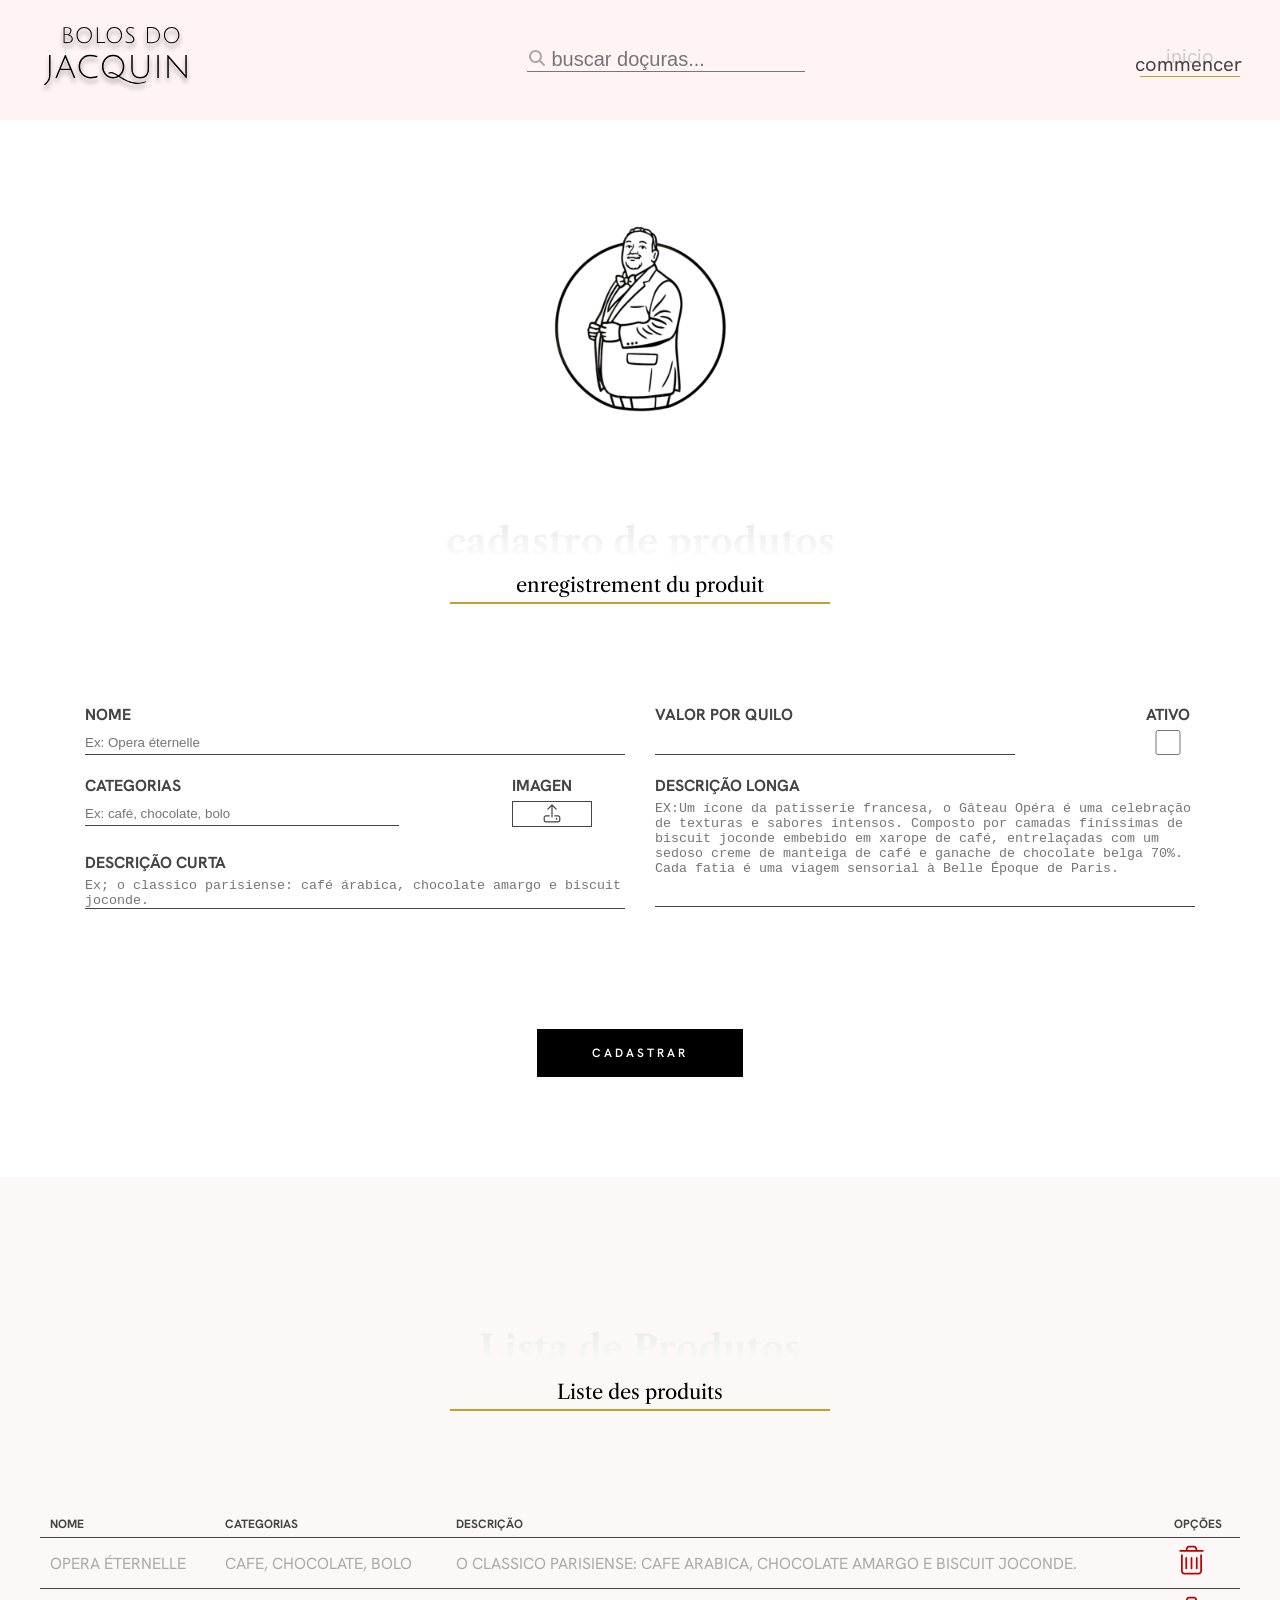
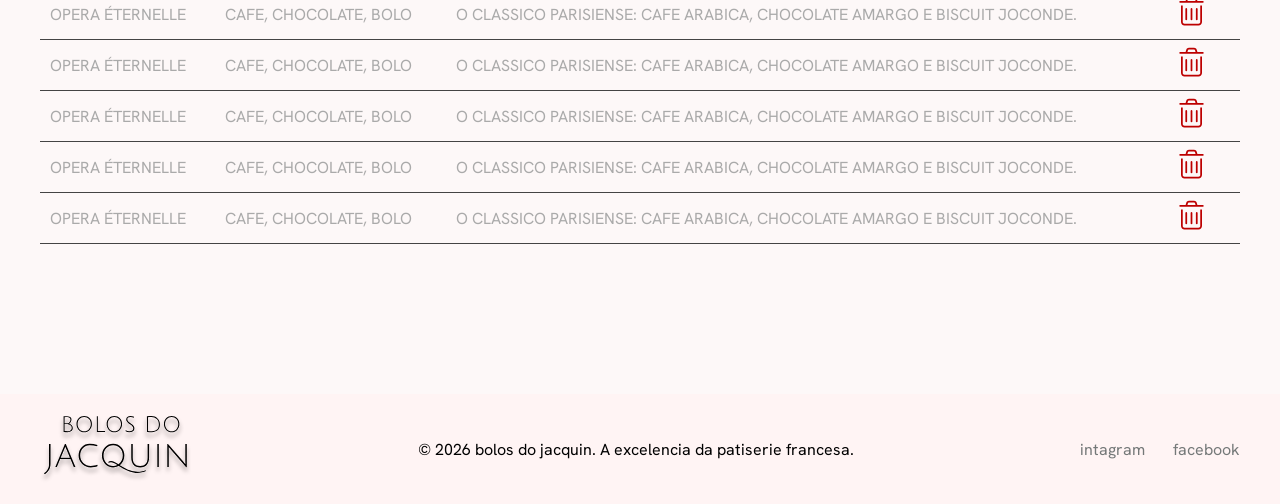
<file: admProdutos/index.html>
<!DOCTYPE html>
<html lang="pt-br">

<head>
    <meta charset="UTF-8">
    <meta name="viewport" content="width=device-width, initial-scale=1.0">
    <title>bolos do jacquin - adm</title>
    <link rel="stylesheet" href="style.css">

    <link rel="preconnect" href="https://fonts.googleapis.com">
    <link rel="preconnect" href="https://fonts.gstatic.com" crossorigin>
    <link
        href="https://fonts.googleapis.com/css2?family=Hanken+Grotesk:ital,wght@0,100..900;1,100..900&family=Libre+Caslon+Text:ital,wght@0,400;0,700;1,400&display=swap"
        rel="stylesheet">
</head>

<body>
    <header>
        <div class="container header_container">
            <img src="../img/logo.svg" alt="logo bolos do jacquin">

            <div class="box_busca">
                <svg xmlns="http://www.w3.org/2000/svg"
                    viewBox="0 0 640 640"><!--!Font Awesome Free 7.3.1 by @fontawesome - https://fontawesome.com License - https://fontawesome.com/license/free Copyright 2026 Fonticons, Inc.-->
                    <path
                        d="M480 272C480 317.9 465.1 360.3 440 394.7L566.6 521.4C579.1 533.9 579.1 554.2 566.6 566.7C554.1 579.2 533.8 579.2 521.3 566.7L394.7 440C360.3 465.1 317.9 480 272 480C157.1 480 64 386.9 64 272C64 157.1 157.1 64 272 64C386.9 64 480 157.1 480 272zM272 416C351.5 416 416 351.5 416 272C416 192.5 351.5 128 272 128C192.5 128 128 192.5 128 272C128 351.5 192.5 416 272 416z" />
                </svg>
                <input type="text" placeholder="buscar doçuras...">
            </div>

            <a class="link_inicio">
                inicio
                <span>commencer</span>
                <hr>
            </a>

            <button>
                <svg xmlns="http://www.w3.org/2000/svg"
                    viewBox="0 0 640 640"><!--! Font Awesome Pro 7.3.1 by @fontawesome - https://fontawesome.com License - https://fontawesome.com/license (Commercial License) Copyright 2026 Fonticons, Inc. -->
                    <path fill="currentColor"
                        d="M360 128L116.3 320L544 320C544 192 432 128 360 128zM64 336C64 326.2 68.5 316.9 76.2 310.9L340.2 102.9C345.8 98.5 352.8 96 360 96C404.3 96 457.6 115.2 499.9 151.8C543.1 189.2 576 245.7 576 320L576 480C576 515.3 547.3 544 512 544L128 544C92.7 544 64 515.3 64 480L64 336zM96 416L544 416L544 352L96 352L96 416zM96 448L96 480C96 497.7 110.3 512 128 512L512 512C529.7 512 544 497.7 544 480L544 448L96 448z" />
                </svg>
            </button>
        </div>
    </header>

    <main>
        <h1>pagina administrativa - bolos do jacquin</h1>
        <section class="cad_produtos">
            <div class="container cad_container">
                <img class="icon_jacquin" src="../img/Logo Bolos do Jacquin.png" alt="">
                <div class="box_h2">
                    <h2>cadastro de produtos</h2>
                    <span>enregistrement du produit</span>
                    <hr>
                </div>
                <form action="">
                    <div class="inputs_form">
                        <div class="form_coluna1">
                            <div class="linha_form lf_coluna">
                                <label for="">nome</label>
                                <input placeholder="Ex: Opera éternelle" type="text" name="" id="">
                            </div>

                            <div class="linha_form lf_linha">
                                <div class="input_cat lf_coluna">
                                    <label for="">categorias</label>
                                    <input type="text" placeholder="Ex: café, chocolate, bolo">
                                </div>
                                <div class="input_img lf_coluna">
                                    <span>imagen</span>
                                    <label for="img">
                                        <svg xmlns="http://www.w3.org/2000/svg"
                                            viewBox="0 0 640 640"><!--! Font Awesome Pro 7.3.1 by @fontawesome - https://fontawesome.com License - https://fontawesome.com/license (Commercial License) Copyright 2026 Fonticons, Inc. -->
                                            <path fill="currentColor"
                                                d="M336 118.6L336 400C336 408.8 328.8 416 320 416C311.2 416 304 408.8 304 400L304 118.6L219.3 203.3C213.1 209.5 202.9 209.5 196.7 203.3C190.5 197.1 190.5 186.9 196.7 180.7L308.7 68.7C314.9 62.5 325.1 62.5 331.3 68.7L443.3 180.7C449.5 186.9 449.5 197.1 443.3 203.3C437.1 209.5 426.9 209.5 420.7 203.3L336 118.6zM256 384L160 384C142.3 384 128 398.3 128 416L128 480C128 497.7 142.3 512 160 512L480 512C497.7 512 512 497.7 512 480L512 416C512 398.3 497.7 384 480 384L384 384L384 352L480 352C515.3 352 544 380.7 544 416L544 480C544 515.3 515.3 544 480 544L160 544C124.7 544 96 515.3 96 480L96 416C96 380.7 124.7 352 160 352L256 352L256 384zM416 448C416 434.7 426.7 424 440 424C453.3 424 464 434.7 464 448C464 461.3 453.3 472 440 472C426.7 472 416 461.3 416 448z" />
                                        </svg>
                                    </label>
                                    <input type="file" name="img" id="img">
                                </div>
                            </div>

                            <div class="linha_form lf_coluna">
                                <label for="">descrição curta</label>
                                <textarea
                                    placeholder="Ex; o classico parisiense: café árabica, chocolate amargo e biscuit joconde."
                                    name="" id="" rows="2"></textarea>
                            </div>
                        </div>

                        <div class="form_coluna2">
                            <div class="linha_form lf_linha">
                                <div class="input_valor lf_coluna">
                                    <label for="">valor por quilo</label>
                                    <input type="text" name="" id="">
                                </div>

                                <div class="input_ativo lf_coluna">
                                    <label for="">ativo</label>
                                    <input type="checkbox" name="" id="">
                                </div>
                            </div>
                            <div class="linha_form lf_coluna">
                                <label for="">descrição longa</label>
                                <textarea name="" id="" rows="7"
                                    placeholder="EX:Um ícone da patisserie francesa, o Gâteau Opéra é uma celebração de texturas e sabores intensos. Composto por camadas finíssimas de biscuit joconde embebido em xarope de café, entrelaçadas com um sedoso creme de manteiga de café e ganache de chocolate belga 70%. Cada fatia é uma viagem sensorial à Belle Époque de Paris."></textarea>
                            </div>
                        </div>
                    </div>
                    <input type="button" value="cadastrar">
                </form>
            </div>
        </section>

        <section class="list_produtos">
            <div class="container list_container">
                <div class="box_h2">
                    <h2>Lista de Produtos</h2>
                    <span>Liste des produits</span>
                    <hr>
                </div>

                <table>
                    <thead>
                        <tr>
                            <th>nome</th>
                            <th>categorias</th>
                            <th>descrição</th>
                            <th>opções</th>
                        </tr>
                    </thead>
                    <tbody>
                        <tr>
                            <td data-cell="nome">Opera éternelle</td>
                            <td data-cell="categorias">cafe, chocolate, bolo</td>
                            <td data-cell="descrição">o classico parisiense: cafe arabica, chocolate amargo e biscuit
                                joconde.</td>
                            <td data-cell="opções">
                                <svg xmlns="http://www.w3.org/2000/svg"
                                    viewBox="0 0 640 640"><!--! Font Awesome Pro 7.2.0 by @fontawesome - https://fontawesome.com License - https://fontawesome.com/license (Commercial License) Copyright 2026 Fonticons, Inc. -->
                                    <path fill="currentColor"
                                        d="M256.5 91.4C258.5 84.6 264.8 80 271.8 80L368.2 80C375.3 80 381.5 84.6 383.5 91.4L394.5 128L245.5 128L256.5 91.4zM212.1 128L112 128C103.2 128 96 135.2 96 144C96 152.8 103.2 160 112 160L528 160C536.8 160 544 152.8 544 144C544 135.2 536.8 128 528 128L427.9 128L414.2 82.2C408.1 61.9 389.4 48 368.2 48L271.8 48C250.6 48 231.9 61.9 225.8 82.2L212.1 128zM128 208L128 512C128 547.3 156.7 576 192 576L448 576C483.3 576 512 547.3 512 512L512 208L480 208L480 512C480 529.7 465.7 544 448 544L192 544C174.3 544 160 529.7 160 512L160 208L128 208zM240 272C240 263.2 232.8 256 224 256C215.2 256 208 263.2 208 272L208 464C208 472.8 215.2 480 224 480C232.8 480 240 472.8 240 464L240 272zM336 272C336 263.2 328.8 256 320 256C311.2 256 304 263.2 304 272L304 464C304 472.8 311.2 480 320 480C328.8 480 336 472.8 336 464L336 272zM432 272C432 263.2 424.8 256 416 256C407.2 256 400 263.2 400 272L400 464C400 472.8 407.2 480 416 480C424.8 480 432 472.8 432 464L432 272z" />
                                </svg>
                            </td>
                        </tr>
                        <tr>
                            <td data-cell="nome">Opera éternelle</td>
                            <td data-cell="categorias">cafe, chocolate, bolo</td>
                            <td data-cell="descrição">o classico parisiense: cafe arabica, chocolate amargo e biscuit
                                joconde.</td>
                            <td data-cell="opções">
                                <svg xmlns="http://www.w3.org/2000/svg"
                                    viewBox="0 0 640 640"><!--! Font Awesome Pro 7.2.0 by @fontawesome - https://fontawesome.com License - https://fontawesome.com/license (Commercial License) Copyright 2026 Fonticons, Inc. -->
                                    <path fill="currentColor"
                                        d="M256.5 91.4C258.5 84.6 264.8 80 271.8 80L368.2 80C375.3 80 381.5 84.6 383.5 91.4L394.5 128L245.5 128L256.5 91.4zM212.1 128L112 128C103.2 128 96 135.2 96 144C96 152.8 103.2 160 112 160L528 160C536.8 160 544 152.8 544 144C544 135.2 536.8 128 528 128L427.9 128L414.2 82.2C408.1 61.9 389.4 48 368.2 48L271.8 48C250.6 48 231.9 61.9 225.8 82.2L212.1 128zM128 208L128 512C128 547.3 156.7 576 192 576L448 576C483.3 576 512 547.3 512 512L512 208L480 208L480 512C480 529.7 465.7 544 448 544L192 544C174.3 544 160 529.7 160 512L160 208L128 208zM240 272C240 263.2 232.8 256 224 256C215.2 256 208 263.2 208 272L208 464C208 472.8 215.2 480 224 480C232.8 480 240 472.8 240 464L240 272zM336 272C336 263.2 328.8 256 320 256C311.2 256 304 263.2 304 272L304 464C304 472.8 311.2 480 320 480C328.8 480 336 472.8 336 464L336 272zM432 272C432 263.2 424.8 256 416 256C407.2 256 400 263.2 400 272L400 464C400 472.8 407.2 480 416 480C424.8 480 432 472.8 432 464L432 272z" />
                                </svg>
                            </td>
                        </tr>
                        <tr>
                            <td data-cell="nome">Opera éternelle</td>
                            <td data-cell="categorias">cafe, chocolate, bolo</td>
                            <td data-cell="descrição">o classico parisiense: cafe arabica, chocolate amargo e biscuit
                                joconde.</td>
                            <td data-cell="opções">
                                <svg xmlns="http://www.w3.org/2000/svg"
                                    viewBox="0 0 640 640"><!--! Font Awesome Pro 7.2.0 by @fontawesome - https://fontawesome.com License - https://fontawesome.com/license (Commercial License) Copyright 2026 Fonticons, Inc. -->
                                    <path fill="currentColor"
                                        d="M256.5 91.4C258.5 84.6 264.8 80 271.8 80L368.2 80C375.3 80 381.5 84.6 383.5 91.4L394.5 128L245.5 128L256.5 91.4zM212.1 128L112 128C103.2 128 96 135.2 96 144C96 152.8 103.2 160 112 160L528 160C536.8 160 544 152.8 544 144C544 135.2 536.8 128 528 128L427.9 128L414.2 82.2C408.1 61.9 389.4 48 368.2 48L271.8 48C250.6 48 231.9 61.9 225.8 82.2L212.1 128zM128 208L128 512C128 547.3 156.7 576 192 576L448 576C483.3 576 512 547.3 512 512L512 208L480 208L480 512C480 529.7 465.7 544 448 544L192 544C174.3 544 160 529.7 160 512L160 208L128 208zM240 272C240 263.2 232.8 256 224 256C215.2 256 208 263.2 208 272L208 464C208 472.8 215.2 480 224 480C232.8 480 240 472.8 240 464L240 272zM336 272C336 263.2 328.8 256 320 256C311.2 256 304 263.2 304 272L304 464C304 472.8 311.2 480 320 480C328.8 480 336 472.8 336 464L336 272zM432 272C432 263.2 424.8 256 416 256C407.2 256 400 263.2 400 272L400 464C400 472.8 407.2 480 416 480C424.8 480 432 472.8 432 464L432 272z" />
                                </svg>
                            </td>
                        </tr>
                        <tr>
                            <td data-cell="nome">Opera éternelle</td>
                            <td data-cell="categorias">cafe, chocolate, bolo</td>
                            <td data-cell="descrição">o classico parisiense: cafe arabica, chocolate amargo e biscuit
                                joconde.</td>
                            <td data-cell="opções">
                                <svg xmlns="http://www.w3.org/2000/svg"
                                    viewBox="0 0 640 640"><!--! Font Awesome Pro 7.2.0 by @fontawesome - https://fontawesome.com License - https://fontawesome.com/license (Commercial License) Copyright 2026 Fonticons, Inc. -->
                                    <path fill="currentColor"
                                        d="M256.5 91.4C258.5 84.6 264.8 80 271.8 80L368.2 80C375.3 80 381.5 84.6 383.5 91.4L394.5 128L245.5 128L256.5 91.4zM212.1 128L112 128C103.2 128 96 135.2 96 144C96 152.8 103.2 160 112 160L528 160C536.8 160 544 152.8 544 144C544 135.2 536.8 128 528 128L427.9 128L414.2 82.2C408.1 61.9 389.4 48 368.2 48L271.8 48C250.6 48 231.9 61.9 225.8 82.2L212.1 128zM128 208L128 512C128 547.3 156.7 576 192 576L448 576C483.3 576 512 547.3 512 512L512 208L480 208L480 512C480 529.7 465.7 544 448 544L192 544C174.3 544 160 529.7 160 512L160 208L128 208zM240 272C240 263.2 232.8 256 224 256C215.2 256 208 263.2 208 272L208 464C208 472.8 215.2 480 224 480C232.8 480 240 472.8 240 464L240 272zM336 272C336 263.2 328.8 256 320 256C311.2 256 304 263.2 304 272L304 464C304 472.8 311.2 480 320 480C328.8 480 336 472.8 336 464L336 272zM432 272C432 263.2 424.8 256 416 256C407.2 256 400 263.2 400 272L400 464C400 472.8 407.2 480 416 480C424.8 480 432 472.8 432 464L432 272z" />
                                </svg>
                            </td>
                        </tr>
                        <tr>
                            <td data-cell="nome">Opera éternelle</td>
                            <td data-cell="categorias">cafe, chocolate, bolo</td>
                            <td data-cell="descrição">o classico parisiense: cafe arabica, chocolate amargo e biscuit
                                joconde.</td>
                            <td data-cell="opções">
                                <svg xmlns="http://www.w3.org/2000/svg"
                                    viewBox="0 0 640 640"><!--! Font Awesome Pro 7.2.0 by @fontawesome - https://fontawesome.com License - https://fontawesome.com/license (Commercial License) Copyright 2026 Fonticons, Inc. -->
                                    <path fill="currentColor"
                                        d="M256.5 91.4C258.5 84.6 264.8 80 271.8 80L368.2 80C375.3 80 381.5 84.6 383.5 91.4L394.5 128L245.5 128L256.5 91.4zM212.1 128L112 128C103.2 128 96 135.2 96 144C96 152.8 103.2 160 112 160L528 160C536.8 160 544 152.8 544 144C544 135.2 536.8 128 528 128L427.9 128L414.2 82.2C408.1 61.9 389.4 48 368.2 48L271.8 48C250.6 48 231.9 61.9 225.8 82.2L212.1 128zM128 208L128 512C128 547.3 156.7 576 192 576L448 576C483.3 576 512 547.3 512 512L512 208L480 208L480 512C480 529.7 465.7 544 448 544L192 544C174.3 544 160 529.7 160 512L160 208L128 208zM240 272C240 263.2 232.8 256 224 256C215.2 256 208 263.2 208 272L208 464C208 472.8 215.2 480 224 480C232.8 480 240 472.8 240 464L240 272zM336 272C336 263.2 328.8 256 320 256C311.2 256 304 263.2 304 272L304 464C304 472.8 311.2 480 320 480C328.8 480 336 472.8 336 464L336 272zM432 272C432 263.2 424.8 256 416 256C407.2 256 400 263.2 400 272L400 464C400 472.8 407.2 480 416 480C424.8 480 432 472.8 432 464L432 272z" />
                                </svg>
                            </td>
                        </tr>
                        <tr>
                            <td data-cell="nome">Opera éternelle</td>
                            <td data-cell="categorias">cafe, chocolate, bolo</td>
                            <td data-cell="descrição">o classico parisiense: cafe arabica, chocolate amargo e biscuit
                                joconde.</td>
                            <td data-cell="opções">
                                <svg xmlns="http://www.w3.org/2000/svg"
                                    viewBox="0 0 640 640"><!--! Font Awesome Pro 7.2.0 by @fontawesome - https://fontawesome.com License - https://fontawesome.com/license (Commercial License) Copyright 2026 Fonticons, Inc. -->
                                    <path fill="currentColor"
                                        d="M256.5 91.4C258.5 84.6 264.8 80 271.8 80L368.2 80C375.3 80 381.5 84.6 383.5 91.4L394.5 128L245.5 128L256.5 91.4zM212.1 128L112 128C103.2 128 96 135.2 96 144C96 152.8 103.2 160 112 160L528 160C536.8 160 544 152.8 544 144C544 135.2 536.8 128 528 128L427.9 128L414.2 82.2C408.1 61.9 389.4 48 368.2 48L271.8 48C250.6 48 231.9 61.9 225.8 82.2L212.1 128zM128 208L128 512C128 547.3 156.7 576 192 576L448 576C483.3 576 512 547.3 512 512L512 208L480 208L480 512C480 529.7 465.7 544 448 544L192 544C174.3 544 160 529.7 160 512L160 208L128 208zM240 272C240 263.2 232.8 256 224 256C215.2 256 208 263.2 208 272L208 464C208 472.8 215.2 480 224 480C232.8 480 240 472.8 240 464L240 272zM336 272C336 263.2 328.8 256 320 256C311.2 256 304 263.2 304 272L304 464C304 472.8 311.2 480 320 480C328.8 480 336 472.8 336 464L336 272zM432 272C432 263.2 424.8 256 416 256C407.2 256 400 263.2 400 272L400 464C400 472.8 407.2 480 416 480C424.8 480 432 472.8 432 464L432 272z" />
                                </svg>
                            </td>
                        </tr>
                    </tbody>
                </table>


            </div>
        </section>

    </main>

    <footer>
        <div class=" container footer_container">
            <img src="../img/logo.svg" alt="logo bolos do jacquin">
            <span>© 2026 bolos do jacquin. A excelencia da patiserie francesa.</span>
            <nav class="nav_footer">
                <a href="">intagram</a>
                <a href="">facebook</a>
            </nav>
        </div>
    </footer>
</body>

</html>
</file>
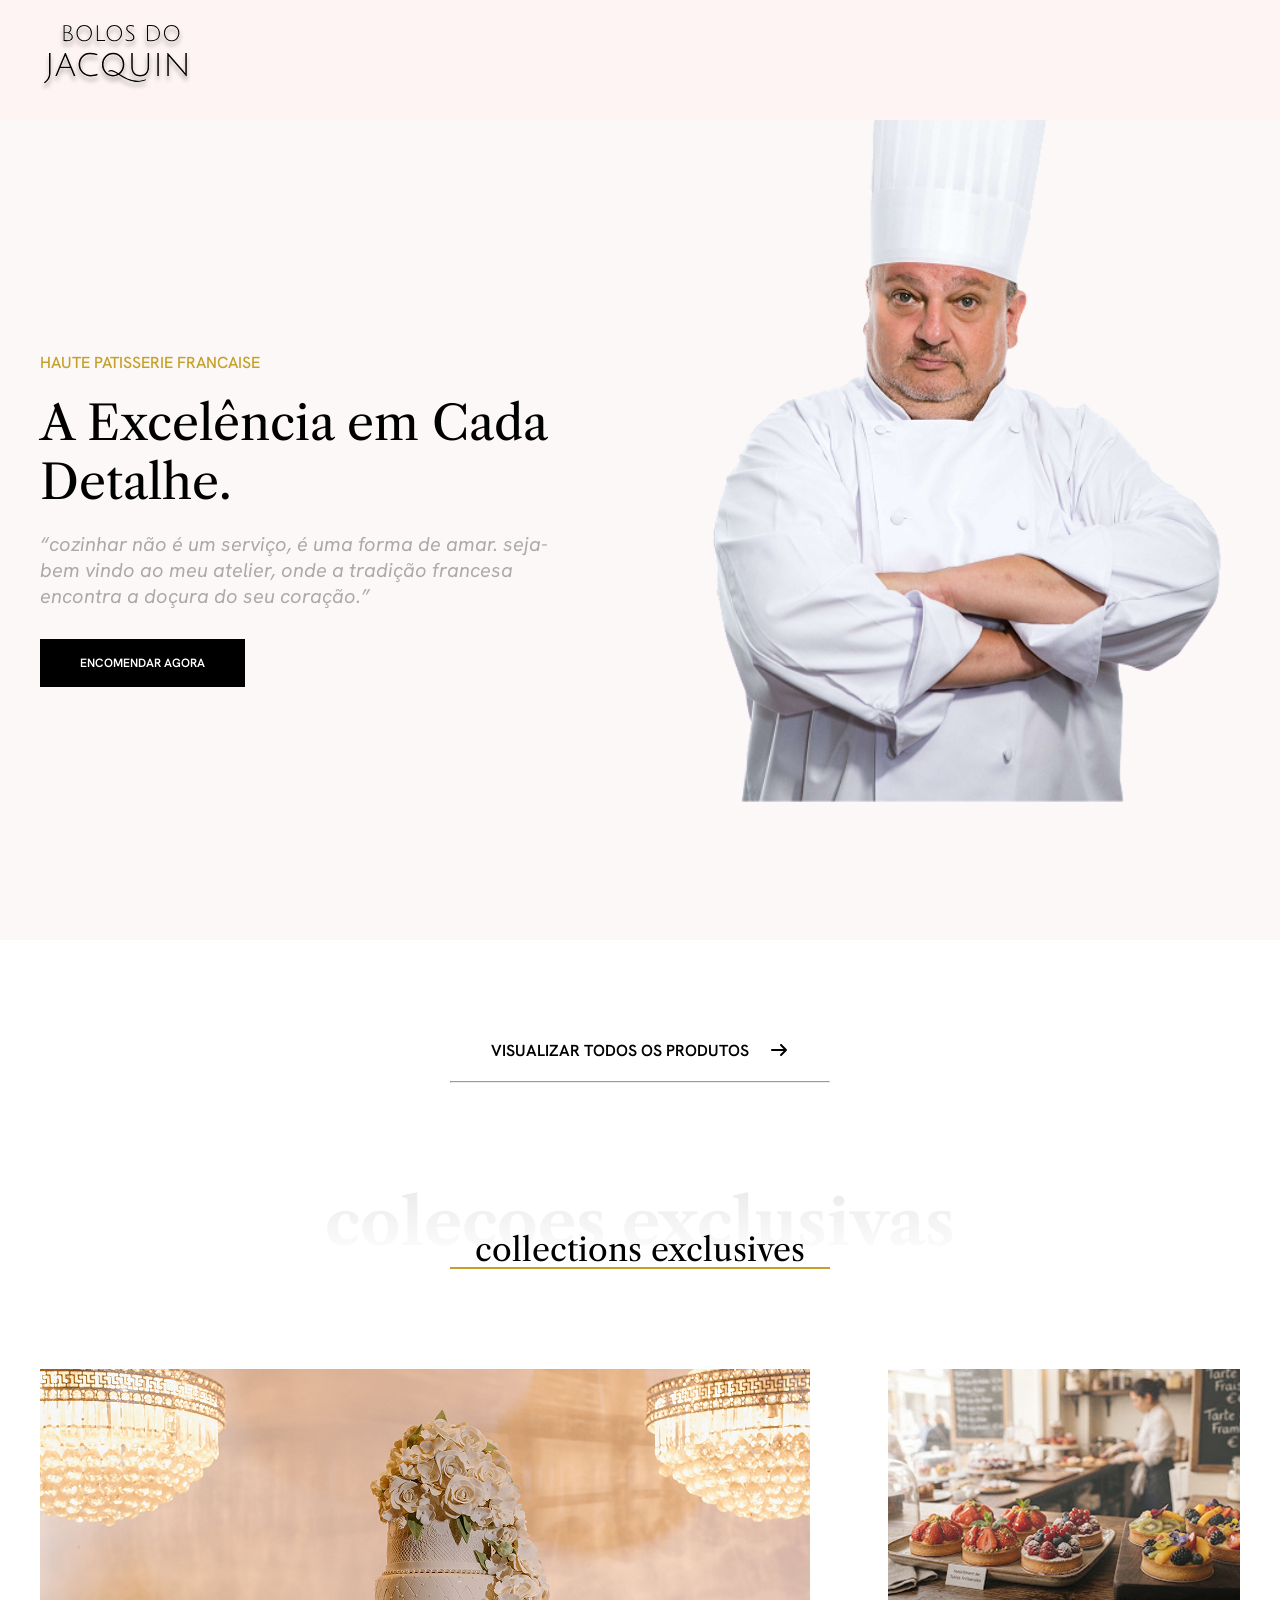
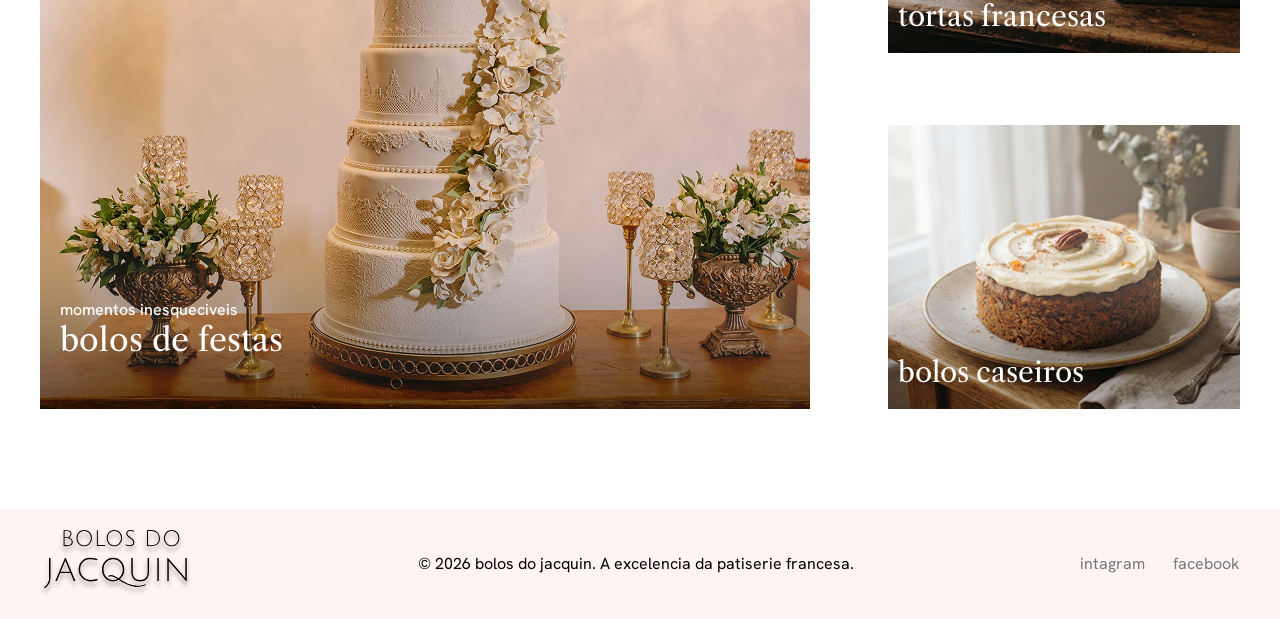
<file: home/index.html>
<!DOCTYPE html>
<html lang="pt-br">

<head>
    <meta charset="UTF-8">
    <meta name="viewport" content="width=device-width, initial-scale=1.0">
    <title>home - bolos do jacquin</title>
    <link rel="stylesheet" href="style.css">
    <link rel="preconnect" href="https://fonts.googleapis.com">
    <link rel="preconnect" href="https://fonts.gstatic.com" crossorigin>
    <link
        href="https://fonts.googleapis.com/css2?family=Hanken+Grotesk:ital,wght@0,100..900;1,100..900&family=Libre+Caslon+Text:ital,wght@0,400;0,700;1,400&display=swap"
        rel="stylesheet">
</head>

<body>
    <header class="home_cabecalho">
        <div class="home_container">
            <img src="../img/logo.svg" alt="logo bolos do jacquin">
        </div>
    </header>
    <main>
        <h1>pagina inicial bolos do Jacquin</h1>
        <section class="home_banner">
            <div class="home_container banner_container">
                <div class="box_texto_banner">
                    <span class="linha1">HAUTE PATISSERIE FRANCAISE</span>
                    <span class="linha2">A Excelência em Cada Detalhe.</span>
                    <p class="linha3">“cozinhar não é um serviço, é uma forma de amar. seja-bem vindo ao meu atelier,
                        onde a tradição francesa encontra a doçura do seu coração.”</p>
                    <a class="linha4" href="">encomendar agora</a>
                </div>
                <img src="../img/jacquin banner.png" alt="foto do jacquin vestindo sua dólmã">
            </div>

        </section>

        <section class="home_container home_produtos">
            <div class="link_produtos">
                <div>
                    <a href="">visualizar todos os produtos</a>
                    <svg xmlns="http://www.w3.org/2000/svg"
                        viewBox="0 0 640 640"><!--!Font Awesome Free 7.3.1 by @fontawesome - https://fontawesome.com License - https://fontawesome.com/license/free Copyright 2026 Fonticons, Inc.-->
                        <path
                            d="M566.6 342.6C579.1 330.1 579.1 309.8 566.6 297.3L406.6 137.3C394.1 124.8 373.8 124.8 361.3 137.3C348.8 149.8 348.8 170.1 361.3 182.6L466.7 288L96 288C78.3 288 64 302.3 64 320C64 337.7 78.3 352 96 352L466.7 352L361.3 457.4C348.8 469.9 348.8 490.2 361.3 502.7C373.8 515.2 394.1 515.2 406.6 502.7L566.6 342.7z" />
                    </svg>
                </div>
                <hr>
            </div>

            <div class="home_subtitulo">
                <h2>coleçoes exclusivas</h2>
                <span>collections exclusives</span>
                <hr>
            </div>

            <div class="container_categorias">
                <a href="">
                    <div class="img_categoria1">
                        <span> momentos inesqueciveis</span>
                        <h3>bolos de festas</h3>
                    </div>
                </a>

                <div class="col_categorias">
                    <a href="">
                        <div class="img_categoria2">
                            <h3>tortas francesas</h3>
                        </div>
                        <a href="">
                            <div class="img_categoria3">
                                <h3>bolos caseiros</h3>
                            </div>
                        </a>
                </div>
            </div>
        </section>

    </main>
    <footer>
        <div class="home_container footer_container">
            <img src="../img/logo.svg" alt="logo bolos do jacquin">
            <span>© 2026 bolos do jacquin. A excelencia da patiserie francesa.</span>
            <nav class="nav_footer">
                <a href="">intagram</a>
                <a href="">facebook</a>
            </nav>
        </div>
    </footer>
</body>

</html>
</file>
<file: admProdutos/style.css>
* {
    margin: 0;
    padding: 0;
    box-sizing: border-box;
}

:root {
    --corPrincipal: #fff4f4;
    --fonthanken: "Hanken Grotesk", sans-serif;
    --corDourado: #c5a028;
    --corsecundaria: #fdf8f8;
}

.container {
    width: 95%;
    max-width: 1200px;
    margin: 0 auto;
    /* background-color: aqua; */
}

h1 {
    position: absolute;
    width: 1px;
    height: 1px;
    margin: -1px;
    overflow: hidden;
}



header {
    background-color: var(--corPrincipal);
    font-family: var(--fonthanken);
}

.header_container {
    display: flex;
    justify-content: space-between;
    align-items: center;
    height: 120px;
}

.box_busca {
    position: relative;
}

.box_busca svg {
    width: 20px;
    position: absolute;
    fill: #a9a9a9;
}

.box_busca input {
    padding-left: 25px;
    background-color: transparent;
    border: none;
    border-bottom: solid 1px #747878;
    font-size: 20px;
}

.box_busca input:focus {
    outline: none;
}


.link_inicio {
    color: #cccccc;
    text-decoration: none;
    font-size: 20px;
    position: relative;
    text-align: center;
}

.link_inicio span {
    color: #444444;
    position: absolute;
    left: -5px;
    top: 8px;
}

.link_inicio hr {
    margin-top: 7px;
    width: 100px;
    background-color: var(--corDourado);
    border: none;
    height: 1px;
}

/* ......botao menu........ */

.header_container button {
    background-color: transparent;
    border: none;
    display: none;
}

.header_container button svg {
    width: 50px;
}


/* ......seção cadastro de produtos........ */
.cad_container {
    display: flex;
    flex-direction: column;
    align-items: center;
    padding: 100px 0;
}

.icon_jacquin {
    width: 200px;
}

.box_h2 {
    font-family: "Libre Caslon Text", serif;
    /* background-color: darkgreen; */
    display: flex;
    flex-direction: column;
    align-items: center;
    position: relative;
    margin-top: 100px;
    margin-bottom: 100px;
}

.box_h2 h2 {
    font-weight: 700;
    font-size: 36px;
    line-height: 1.2;
    background-image: linear-gradient(0deg, #ffffff, #e9e9e9);
    background-clip: text;
    -webkit-background-clip: text;

    color: transparent;
    -webkit-text-fill-color: transparent;
}

.box_h2 span {
    font-size: 20px;
    position: static;
    margin-top: 10px;

}

.box_h2 hr {
    max-width: 380px;
    width: 100%;
    background-color: #c5a028;
    margin-top: 5px;
    border: none;
    height: 2px;
}





/* -----------formulario---------- */

form {
    /* background-color: aqua; */
    width: 100%;
}

.inputs_form {
    display: flex;
    justify-content: center;
    width: 100%;
    max-width: 1200px;
    flex-wrap: wrap;
    gap: 30px;
}

.lf_coluna {
    display: flex;
    flex-direction: column;
}

.lf_linha {
    display: flex;
}

.input_img svg {
    width: 24px;
}

.form_coluna1,
.form_coluna2 {
    width: 414px;
    width: 45%;
}

.input_img span,
form label {
    font-family: var(--fonthanken);
    text-transform: uppercase;
    color: #444444;
    font-size: 12;
    font-weight: 700;
    margin-bottom: 5px;
}

.inputs_form input[type=text],
.inputs_form textarea {
    background-color: transparent;
    border: none;
    border-bottom: solid 1px #444444;
    resize: none;
}


.inputs_form input[type=text]:focus,
.inputs_form textarea:focus {
    outline: none;
}

.linha_form {
    margin-bottom: 20px;
}

.inputs_form input[type=file] {
    display: none;
}

.input_img label {
    /* background-color: blue; */
    display: flex;
    align-items: center;
    justify-content: center;
    width: 80px;
    border: solid 1px #444444;
}

.input_img label:hover {
    cursor: pointer;
}

form input[type=checkbox],
form input[type=text] {
    height: 25px;
}

.input_cat {
    width: 79%;
}

.input_cat input {
    max-width: 314px;
    margin-right: 20px;
}

.input_valor {
    width: 91%;
}

.input_valor input {
    margin-right: 20px;
    max-width: 360px;
}

form input[type=button] {
    margin: 100px auto 0;
    display: block;

    background-color: #000000;
    font-family: var(--fonthanken);
    text-transform: uppercase;
    color: #ffffff;
    font-size: 12px;
    font-weight: 600;
    border: none;
    padding: 16px 55px;
    letter-spacing: 3px;
    cursor: pointer;
}





/* --------------lista de produtos---------- */
.list_produtos {
    background-color: var(--corsecundaria);
    padding-top: 50px;
    padding-bottom: 50px;
}

table {
    /* background-color: aqua; */
    width: 100%;
    font-family: var(--fonthanken);
    text-transform: uppercase;
    border-collapse: collapse;
    margin-bottom: 100px;
}

thead {
    font-size: 12px;
    font-weight: 600;
    color: #444444;
    text-align: left;
}

tbody {
    color: #aaaaaa;

}


table svg {
    width: 35px;
    color: #bd0000;
    
}

th,
td {
    border-bottom: solid 1px #444444;
    padding: 5px 10px;
}

/* -------------footer---------- */

footer {
    background-color: #fff4f4;
    height: 110px;
    display: flex;
    align-items: center;
}

.footer_container {
    display: flex;
    justify-content: space-between;
    align-items: center;

}

.nav_footer{
    display: flex;
    justify-content: space-between;
    width: 160px;
}

.footer_container span,
.nav_footer a {
    font-family: "Hanken Grotesk", sans-serif;
}

.nav_footer a {
    text-decoration: none;
    color: #747878;}

































/* ......medias........ */
@media screen and (max-width: 768px) {
    .header_container button {
        display: block;
    }

    .link_inicio,
    .box_busca {
        display: none;
    }

    .box_h2 h2 {
        font-size: 32px;
    }

    .box_h2 span {
        font-size: 20px;
        bottom: -18px;
        margin-bottom: 20px;
    }

    .box_h2 hr {
        margin-top: 10px;
        width: 70%;

    }













    /* --------formulario--------- */

    .inputs_form {
        flex-direction: column;
        align-items: center;
    }

    .form_coluna1,
    .form_coluna2 {
        max-width: 500px;
        width: 80%;
    }





    /* --------tabela--------- */


    thead {
        display: none;
    }

    tbody tr{
        display: flex;
        flex-direction: column;
        border: solid 1px #444444;
        border-radius: 10px;
        background-color: #ffffff;
        box-shadow: #00000040 5px 5px 5px;
        max-width: 500px;
        margin: 0 auto 50px;
    }

    tbody td{
        border: none;

    }

    tbody td::before{
        content: attr(data-cell) ": ";
        font-size: 12px;
        color: #444444;
    }



    .footer_container{
        flex-direction: column;
    }
    footer span{
        
    }
}
</file>
<file: home/style.css>
* {
    margin: 0;
    padding: 0;
    box-sizing: border-box;
}

h1 {
    position: absolute;
    width: 1px;
    height: 1px;
    margin: -1px;
    overflow: hidden;
}


/* ----------cabecalho------------ */
.home_cabecalho {
    background-color: #fff4f4;
    height: 120px;
    display: flex;
    justify-content: center;
    align-items: center;
}







.home_container {
    /* background-color: aqua; */
    max-width: 1200px;
    /* largura maxima 1200px */

    width: 95%;
    /* largura 95% */

    margin: 0 auto;



}


/* ----------banner----------- */
.home_banner {
    background-color: #fdf8f8;
}

.box_texto_banner {
    max-width: 520px;
    font-family: "Hanken Grotesk", sans-serif
}

.banner_container {
    display: flex;
    align-items: center;
    justify-content: space-between;
}

.banner_container img {
    width: 547px;
}



.linha1 {
    color: #c5a028;
    font-size: 16px;
    font-weight: 500;
    text-transform: uppercase;
    margin-bottom: 20px;
    display: inline-block;
}


.linha2 {
    font-family: "Libre Caslon Text", serif;
    font-size: 48px;
    margin-bottom: 20px;
    display: inline-block;

}

.linha3 {
    font-size: 20px;
    font-style: italic;
    color: #aaaaaa;
    margin-bottom: 30px;
    display: inline-block;

}


.linha4 {
    font-weight: 600;
    font-size: 12px;
    text-transform: uppercase;
    color: #ffffff;
    text-decoration: none;

    background-color: #000000;
    padding: 16px 40px;

    margin-bottom: 20px;
    display: inline-block;
}

 





/* --------------produtos---------------         */
.home_produtos {
    padding: 100px 0;
}


.link_produtos a {

    text-decoration: none;
    color: #000000;
    font-weight: 600;
    font-size: 16px;
    text-transform: uppercase;
    font-family: "Hanken Grotesk", sans-serif
}

.link_produtos svg {

    width: 20px;
}

.link_produtos div {
    display: flex;
    align-items: center;
    justify-content: center;
    gap: 20px;
    margin-bottom: 20px;
}

.link_produtos hr {
    max-width: 380px;
    width: 100%;
    margin: 0 auto;
}

.home_subtitulo {
    font-family: "Libre Caslon Text", serif;
    /* background-color: darkgreen; */
    display: flex;
    flex-direction: column;
    align-items: center;
    position: relative;
    margin-top: 100px;
    margin-bottom: 100px;
}

.home_subtitulo h2 {
    font-weight: 700;
    font-size: 64px;
    background-image: linear-gradient(0deg, #ffffff, #e9e9e9);
    background-clip: text;
    -webkit-background-clip: text;

    color: transparent;
    -webkit-text-fill-color: transparent;
}

.home_subtitulo span {
    font-size: 32px;
    position: absolute;
    bottom: -10px;
    margin-bottom: 10px;
}

.home_subtitulo hr {
    max-width: 380px;
    width: 100%;
    background-color: #c5a028;
    margin-top: 5px;
    border: none;
    height: 2px;
}

.img_categoria1 {
    background-image: url(../img/bolos_de_festa.png);
    /* width: 70%; */
    width: 770px;
    height: 640px;
    display: flex;
    flex-direction: column;
    justify-content: flex-end;
    padding: 50px 20px;
}

.container_categorias {
    display: flex;
    justify-content: space-between;
    width: 100%;

}


.container_categorias a {
    color: #ffffff;
    text-decoration: none;
}


.img_categoria1 span {
    font-family: "Hanken Grotesk", sans-serif;
    font-weight: 500;

}

.img_categoria1 h3 {
    font-size: 32px;
}

.home_produtos h3 {
    font-family: "Libre Caslon Text", serif;
    font-weight: 400;

}

.col_categorias {
    display: flex;
    flex-direction: column;
    justify-content: space-between;
}

.img_categoria2 {
    background-image: url(../img/tortas_francesas.png);
}

.img_categoria3 {
    background-image: url(../img/bolos_caseiros.png);
    width: 25%;
    max-width: 352px;
    height: 284px;
}

.img_categoria2,
.img_categoria3 {
    /* width: 25%; */
    width: 352px;
    max-width: 352px;
    height: 284px;
    display: flex;
    align-items: flex-end;
    padding: 20px 10px;
    font-size: 24px;
}

/* --------------footer---------------         */
footer {
    background-color: #fff4f4;
    height: 110px;
    display: flex;
    align-items: center;
}

.footer_container {
    display: flex;
    justify-content: space-between;
    align-items: center;
}

.nav_footer{
    display: flex;
    justify-content: space-between;
    width: 160px;
}

.footer_container span,
.nav_footer a {
    font-family: "Hanken Grotesk", sans-serif;
}

.nav_footer a {
    text-decoration: none;
    color: #747878;
}
</file>
